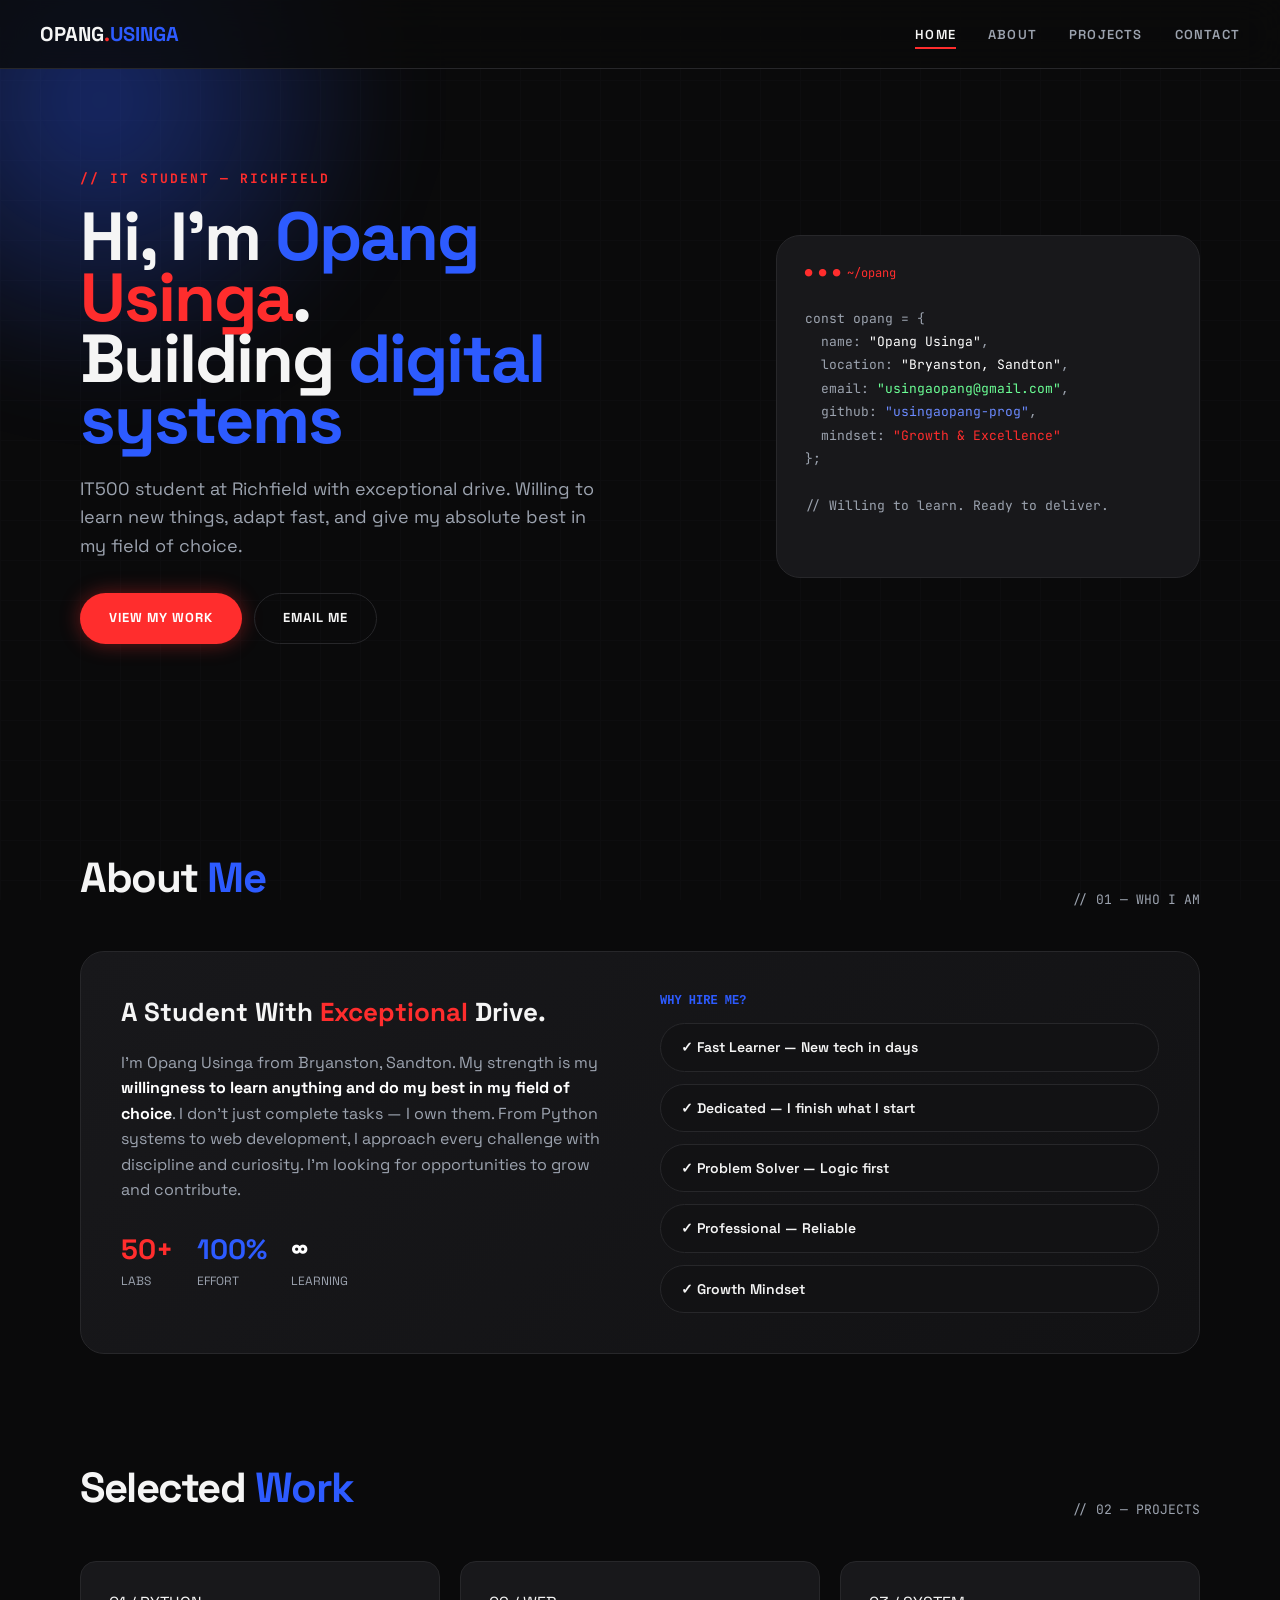
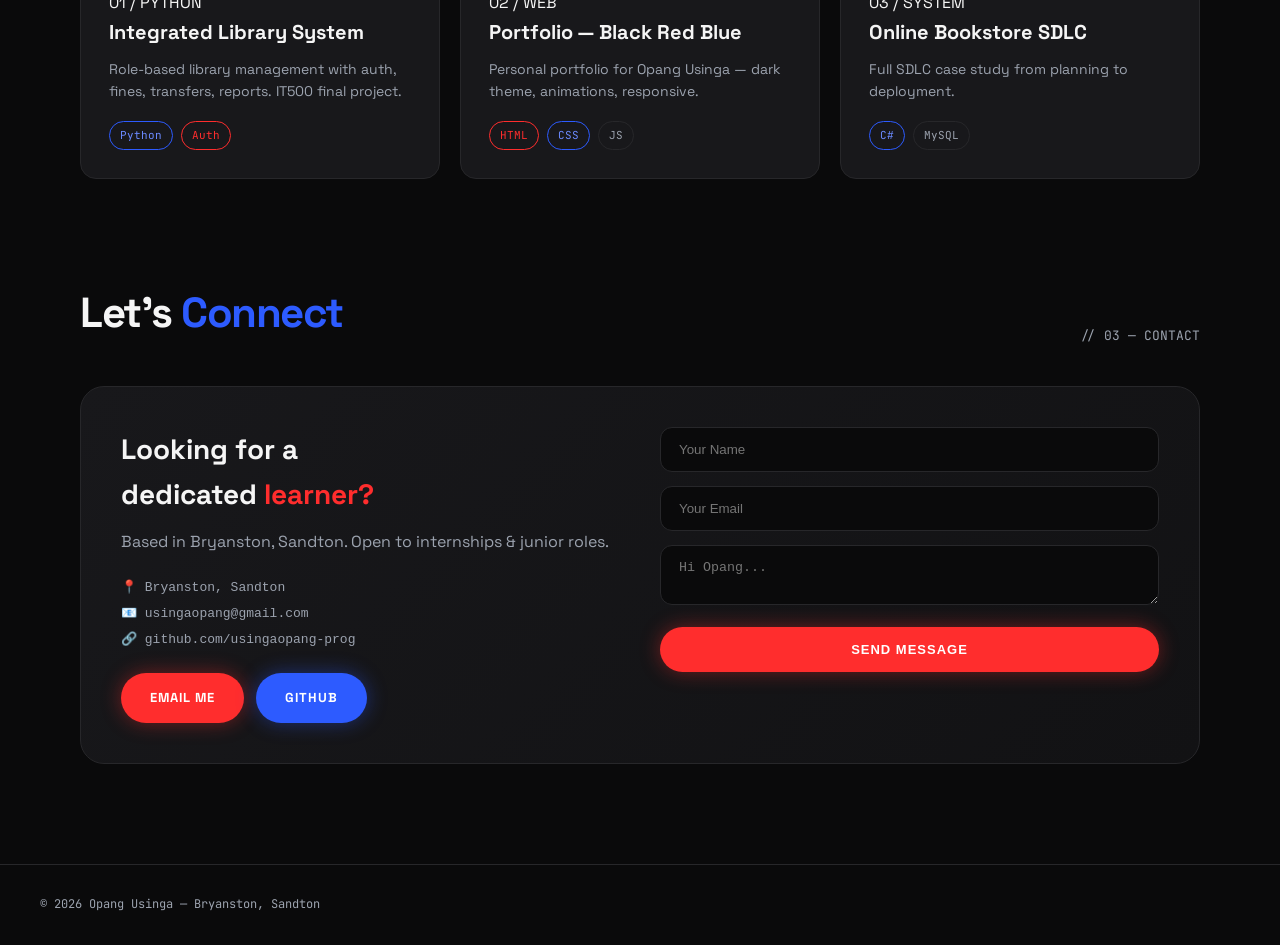
<file: index.html>
<!DOCTYPE html>
<html lang='en'>
<head>
<meta charset='UTF-8'>
<meta name='viewport' content='width=device-width, initial-scale=1.0'>
<title>Opang Usinga | Portfolio - Bryanston Sandton</title>
<style>
@import url('https://fonts.googleapis.com/css2?family=Space+Grotesk:wght@400;600;700&family=JetBrains+Mono:wght@400;600&display=swap');
:root{--black:#0A0A0B;--black-soft:#121214;--black-card:#18181B;--gray:#9CA3AF;--white:#F5F5F5;--red:#FF2D2D;--red-glow:rgba(255,45,45,0.4);--blue:#2D5BFF;--blue-glow:rgba(45,91,255,0.4);--blue-light:#6B8AFF;--border:#27272A;--radius:16px;}
*{margin:0;padding:0;box-sizing:border-box;}html{scroll-behavior:smooth;}
body{font-family:'Space Grotesk',sans-serif;background:var(--black);color:var(--white);line-height:1.6;overflow-x:hidden;}
body::before{content:"";position:fixed;inset:0;background-image:linear-gradient(var(--border) 1px,transparent 1px),linear-gradient(90deg,var(--border) 1px,transparent 1px);background-size:40px 40px;opacity:0.15;z-index:-2;}
body::after{content:"";position:fixed;width:600px;height:600px;background:radial-gradient(circle,var(--blue-glow) 0%,transparent 70%);top:-200px;left:-200px;z-index:-1;filter:blur(40px);}
::selection{background:var(--red);color:white;}
nav{position:sticky;top:0;z-index:50;backdrop-filter:blur(20px);background:rgba(10,10,11,0.8);border-bottom:1px solid var(--border);padding:18px 40px;display:flex;justify-content:space-between;align-items:center;}
.logo{font-weight:700;font-size:20px;}.logo span{color:var(--red);}.logo b{color:var(--blue);}
nav ul{display:flex;gap:32px;list-style:none;}nav a{color:var(--gray);text-decoration:none;font-size:13px;font-weight:600;text-transform:uppercase;letter-spacing:1.2px;transition:0.2s;}nav a:hover,nav a.active{color:var(--white);}nav a.active{border-bottom:2px solid var(--red);padding-bottom:4px;}
.hero{max-width:1200px;margin:0 auto;padding:100px 40px;display:grid;grid-template-columns:1.2fr 0.8fr;gap:60px;align-items:center;}
.hero h4{font-family:'JetBrains Mono',monospace;color:var(--red);font-size:13px;letter-spacing:2px;text-transform:uppercase;margin-bottom:16px;}
.hero h1{font-size:clamp(40px,7vw,68px);line-height:0.9;font-weight:700;letter-spacing:-2px;}
.hero p{color:var(--gray);font-size:18px;margin:24px 0 32px;max-width:520px;}
.btn{display:inline-block;padding:14px 28px;border-radius:100px;font-weight:700;font-size:13px;text-transform:uppercase;letter-spacing:1px;text-decoration:none;cursor:pointer;transition:0.25s;border:1px solid transparent;}
.btn-red{background:var(--red);color:white;box-shadow:0 0 20px var(--red-glow);}.btn-red:hover{background:#ff4545;transform:translateY(-2px);}
.btn-blue{background:var(--blue);color:white;box-shadow:0 0 20px var(--blue-glow);}.btn-blue:hover{background:#4a71ff;transform:translateY(-2px);}
.btn-ghost{background:transparent;border-color:var(--border);color:var(--white);}.btn-ghost:hover{border-color:var(--white);background:var(--white);color:var(--black);}
.btn-group{display:flex;gap:12px;flex-wrap:wrap;}
section{max-width:1200px;margin:100px auto;padding:0 40px;}.section-head{display:flex;justify-content:space-between;align-items:end;margin-bottom:40px;}.section-head h2{font-size:42px;letter-spacing:-1.5px;}.section-head h2 span{color:var(--blue);}.section-head p{color:var(--gray);font-family:'JetBrains Mono',monospace;font-size:13px;}
.grid{display:grid;grid-template-columns:repeat(auto-fit,minmax(320px,1fr));gap:20px;}
.card{background:var(--black-card);border:1px solid var(--border);border-radius:16px;padding:28px;transition:0.3s;position:relative;overflow:hidden;}
.card::before{content:"";position:absolute;top:0;left:0;width:100%;height:1px;background:linear-gradient(90deg,var(--red),var(--blue));opacity:0;transition:0.3s;}.card:hover{border-color:#3f3f46;transform:translateY(-4px);}.card:hover::before{opacity:1;}
.card h3{font-size:20px;margin-bottom:10px;}.card p{color:var(--gray);font-size:14px;}.card.number{font-family:'JetBrains Mono',monospace;color:var(--red);font-size:12px;margin-bottom:16px;display:block;}
.tags{display:flex;gap:8px;margin-top:18px;flex-wrap:wrap;}.tag{font-family:'JetBrains Mono',monospace;font-size:11px;padding:5px 10px;border-radius:100px;border:1px solid var(--border);color:var(--gray);}.tag.blue{border-color:var(--blue);color:var(--blue-light);}.tag.red{border-color:var(--red);color:var(--red);}
.skills{display:flex;flex-wrap:wrap;gap:10px;}.skill{background:var(--black-soft);border:1px solid var(--border);padding:12px 20px;border-radius:100px;font-size:14px;font-weight:600;transition:0.2s;}.skill:hover{background:var(--white);color:var(--black);}
.contact-box{background:linear-gradient(135deg,var(--black-card),var(--black-soft));border:1px solid var(--border);border-radius:24px;padding:40px;display:grid;grid-template-columns:1fr 1fr;gap:40px;}
.contact-input{width:100%;background:var(--black);border:1px solid var(--border);color:var(--white);padding:14px 18px;border-radius:12px;outline:none;margin-bottom:14px;}.contact-input:focus{border-color:var(--blue);box-shadow:0 0 0 3px var(--blue-glow);}
footer{border-top:1px solid var(--border);padding:30px 40px;display:flex;justify-content:space-between;color:var(--gray);font-family:'JetBrains Mono',monospace;font-size:12px;}
@media(max-width:800px){.hero{grid-template-columns:1fr;padding:60px 24px;}section{padding:0 24px;}.contact-box{grid-template-columns:1fr;}nav ul{display:none;}}
</style>
</head>
<body>

<nav>
  <div class="logo">OPANG<span>.</span><b>USINGA</b></div>
  <ul>
    <li><a href="#home" class="active">Home</a></li>
    <li><a href="#about">About</a></li>
    <li><a href="#projects">Projects</a></li>
    <li><a href="#contact">Contact</a></li>
  </ul>
</nav>

<section class="hero" id="home">
  <div>
    <h4>// IT Student — Richfield</h4>
    <h1>Hi, I'm <span style="color:#2D5BFF">Opang</span> <span style="color:#FF2D2D">Usinga</span>.<br>Building <span class="typing" style="color:#2D5BFF">digital systems.</span></h1>
    <p>IT500 student at Richfield with exceptional drive. Willing to learn new things, adapt fast, and give my absolute best in my field of choice.</p>
    <div class="btn-group">
      <a href="#projects" class="btn btn-red">View My Work</a>
      <a href="mailto:usingaopang@gmail.com" class="btn btn-ghost">Email Me</a>
    </div>
  </div>
  <div style="background:#18181B;border:1px solid #27272A;border-radius:24px;padding:28px;font-family:'JetBrains Mono',monospace;">
    <div style="color:#FF2D2D;font-size:12px;margin-bottom:12px;">● ● ● ~/opang</div>
    <p style="color:#9CA3AF;font-size:13px;line-height:1.8;">
      const opang = {<br>
      &nbsp;&nbsp;name: <span style="color:#FFF;">"Opang Usinga"</span>,<br>
      &nbsp;&nbsp;location: <span style="color:#FFF;">"Bryanston, Sandton"</span>,<br>
      &nbsp;&nbsp;email: <span style="color:#6BFF95;">"usingaopang@gmail.com"</span>,<br>
      &nbsp;&nbsp;github: <span style="color:#6B8AFF;">"usingaopang-prog"</span>,<br>
      &nbsp;&nbsp;mindset: <span style="color:#FF2D2D;">"Growth & Excellence"</span><br>
      };<br><br>
      // Willing to learn. Ready to deliver.
    </p>
  </div>
</section>

<section id="about">
  <div class="section-head"><h2>About <span>Me</span></h2><p>// 01 — WHO I AM</p></div>
  <div class="contact-box">
    <div>
      <h3 style="font-size:26px;margin-bottom:16px;">A Student With <span style="color:#FF2D2D">Exceptional</span> Drive.</h3>
      <p style="color:#9CA3AF;">I'm Opang Usinga from Bryanston, Sandton. My strength is my <strong style="color:white;">willingness to learn anything and do my best in my field of choice</strong>. I don't just complete tasks — I own them. From Python systems to web development, I approach every challenge with discipline and curiosity. I'm looking for opportunities to grow and contribute.</p>
      <div style="margin-top:24px;display:flex;gap:24px;"><div><h4 style="color:#FF2D2D;font-size:28px;">50+</h4><p style="font-size:12px;color:#9CA3AF;">LABS</p></div><div><h4 style="color:#2D5BFF;font-size:28px;">100%</h4><p style="font-size:12px;color:#9CA3AF;">EFFORT</p></div><div><h4 style="color:white;font-size:28px;">∞</h4><p style="font-size:12px;color:#9CA3AF;">LEARNING</p></div></div>
    </div>
    <div><h4 style="font-family:monospace;color:#2D5BFF;font-size:12px;margin-bottom:12px;">WHY HIRE ME?</h4><ul style="list-style:none;display:flex;flex-direction:column;gap:12px;"><li class="skill">✓ Fast Learner — New tech in days</li><li class="skill">✓ Dedicated — I finish what I start</li><li class="skill">✓ Problem Solver — Logic first</li><li class="skill">✓ Professional — Reliable</li><li class="skill">✓ Growth Mindset</li></ul></div>
  </div>
</section>

<section id="projects">
  <div class="section-head"><h2>Selected <span>Work</span></h2><p>// 02 — PROJECTS</p></div>
  <div class="grid">
    <div class="card"><span class="number">01 / PYTHON</span><h3>Integrated Library System</h3><p>Role-based library management with auth, fines, transfers, reports. IT500 final project.</p><div class="tags"><span class="tag blue">Python</span><span class="tag red">Auth</span></div></div>
    <div class="card"><span class="number">02 / WEB</span><h3>Portfolio — Black Red Blue</h3><p>Personal portfolio for Opang Usinga — dark theme, animations, responsive.</p><div class="tags"><span class="tag red">HTML</span><span class="tag blue">CSS</span><span class="tag">JS</span></div></div>
    <div class="card"><span class="number">03 / SYSTEM</span><h3>Online Bookstore SDLC</h3><p>Full SDLC case study from planning to deployment.</p><div class="tags"><span class="tag blue">C#</span><span class="tag">MySQL</span></div></div>
  </div>
</section>

<section id="contact">
  <div class="section-head"><h2>Let's <span>Connect</span></h2><p>// 03 — CONTACT</p></div>
  <div class="contact-box">
    <div><h3 style="font-size:28px;">Looking for a<br>dedicated <span style="color:#FF2D2D">learner?</span></h3><p style="color:#9CA3AF;margin-top:12px;">Based in Bryanston, Sandton. Open to internships & junior roles.</p><div style="margin-top:20px;font-family:monospace;font-size:13px;color:#9CA3AF;line-height:2;"><p>📍 Bryanston, Sandton</p><p>📧 usingaopang@gmail.com</p><p>🔗 github.com/usingaopang-prog</p></div><div style="margin-top:20px;" class="btn-group"><a href="mailto:usingaopang@gmail.com" class="btn btn-red">Email Me</a><a href="https://github.com/usingaopang-prog" target="_blank" class="btn btn-blue">GitHub</a></div></div>
    <form id="contactForm"><input class="contact-input" name="name" placeholder="Your Name"/><input class="contact-input" name="email" placeholder="Your Email"/><textarea class="contact-input" name="message" placeholder="Hi Opang..."></textarea><button class="btn btn-red" style="width:100%">Send Message</button></form>
  </div>
</section>

<footer><div>© 2026 Opang Usinga — Bryanston, Sandton</div></footer>

<script>
const typingText=["digital systems.","web experiences.","clean code."];let textIndex=0,charIndex=0,isDeleting=false;const typingElement=document.querySelector(".typing");function typeLoop(){if(!typingElement)return;const cur=typingText[textIndex];typingElement.textContent=isDeleting?cur.substring(0,charIndex--):cur.substring(0,charIndex++);let s=isDeleting?40:90;if(!isDeleting&&charIndex===cur.length){s=1800;isDeleting=true;}else if(isDeleting&&charIndex===0){isDeleting=false;textIndex=(textIndex+1)%typingText.length;s=500;}setTimeout(typeLoop,s);}
const sections=document.querySelectorAll("section[id]"),navLinks=document.querySelectorAll("nav ul a");
window.addEventListener("scroll",()=>{let cur="";sections.forEach(sec=>{if(window.scrollY>=sec.offsetTop-120)cur=sec.getAttribute("id");});navLinks.forEach(l=>{l.classList.remove("active");if(l.getAttribute("href")==`#${cur}`)l.classList.add("active");});});
const obs=new IntersectionObserver(es=>{es.forEach(e=>{if(e.isIntersecting){e.target.style.opacity="1";e.target.style.transform="translateY(0)";}});},{threshold:0.15});
document.querySelectorAll(".card,.skill,.contact-box,.section-head").forEach(el=>{el.style.opacity="0";el.style.transform="translateY(24px)";el.style.transition="all 0.6s ease-out";obs.observe(el);});
const form=document.querySelector("#contactForm");
if(form){form.addEventListener("submit",e=>{e.preventDefault();const n=form.querySelector("input[name='name']").value.trim(),em=form.querySelector("input[name='email']").value.trim(),m=form.querySelector("textarea[name='message']").value.trim();if(!n||!em||!m){showToast("Fill all fields","red");return;}const btn=form.querySelector("button"),orig=btn.textContent;btn.textContent="Sending...";btn.disabled=true;setTimeout(()=>{btn.textContent="Sent ✓";showToast("Message sent!","blue");form.reset();setTimeout(()=>{btn.textContent=orig;btn.disabled=false;},2000);},1200);});}
function showToast(msg,color="red"){let t=document.createElement("div");t.textContent=msg;t.style.cssText=`position:fixed;bottom:24px;right:24px;z-index:999;background:${color==="red"?"#FF2D2D":"#2D5BFF"};color:white;padding:14px 22px;border-radius:100px;font-weight:700;font-size:13px;box-shadow:0 10px 30px rgba(0,0,0,0.5);transform:translateY(20px);opacity:0;transition:0.3s;`;document.body.appendChild(t);setTimeout(()=>{t.style.transform="translateY(0)";t.style.opacity="1";},10);setTimeout(()=>{t.style.opacity="0";setTimeout(()=>t.remove(),300);},3000);}
document.addEventListener("DOMContentLoaded",()=>{typeLoop();});
</script>
</body>
</html>
</file>
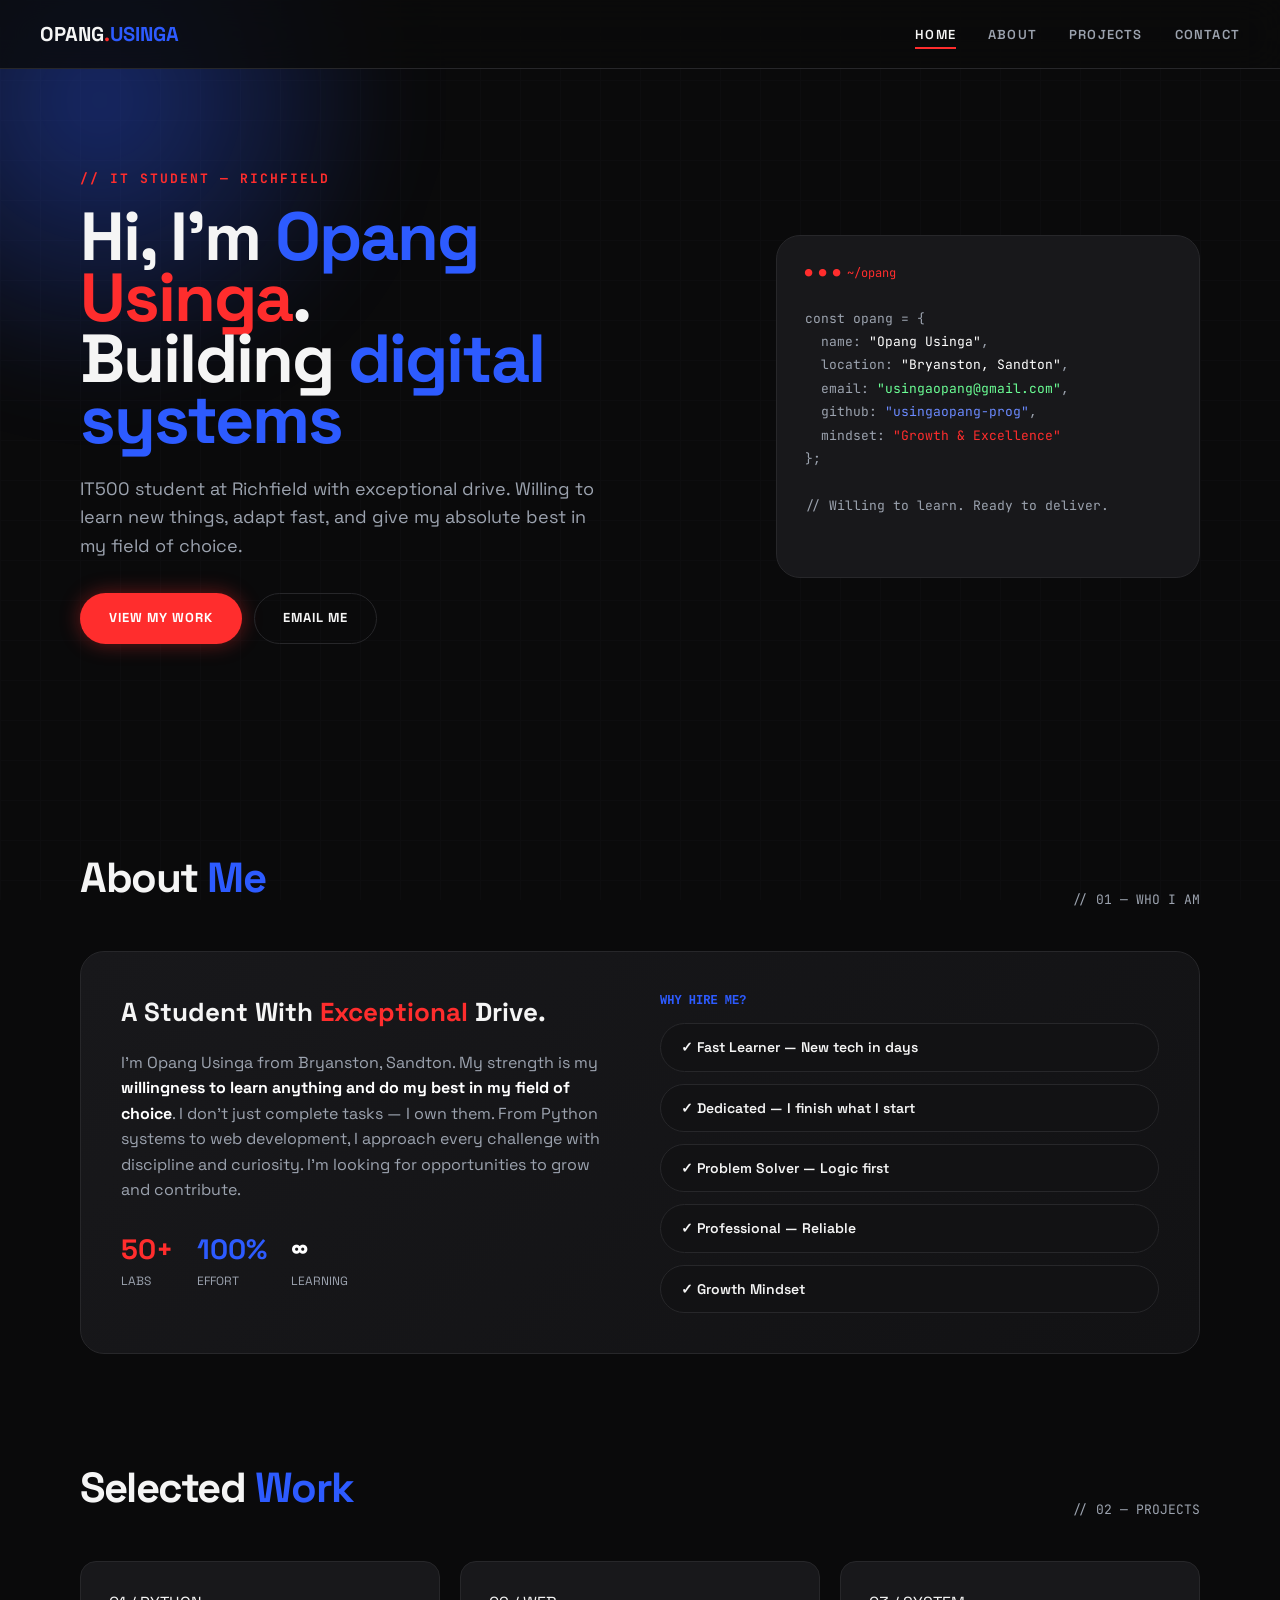
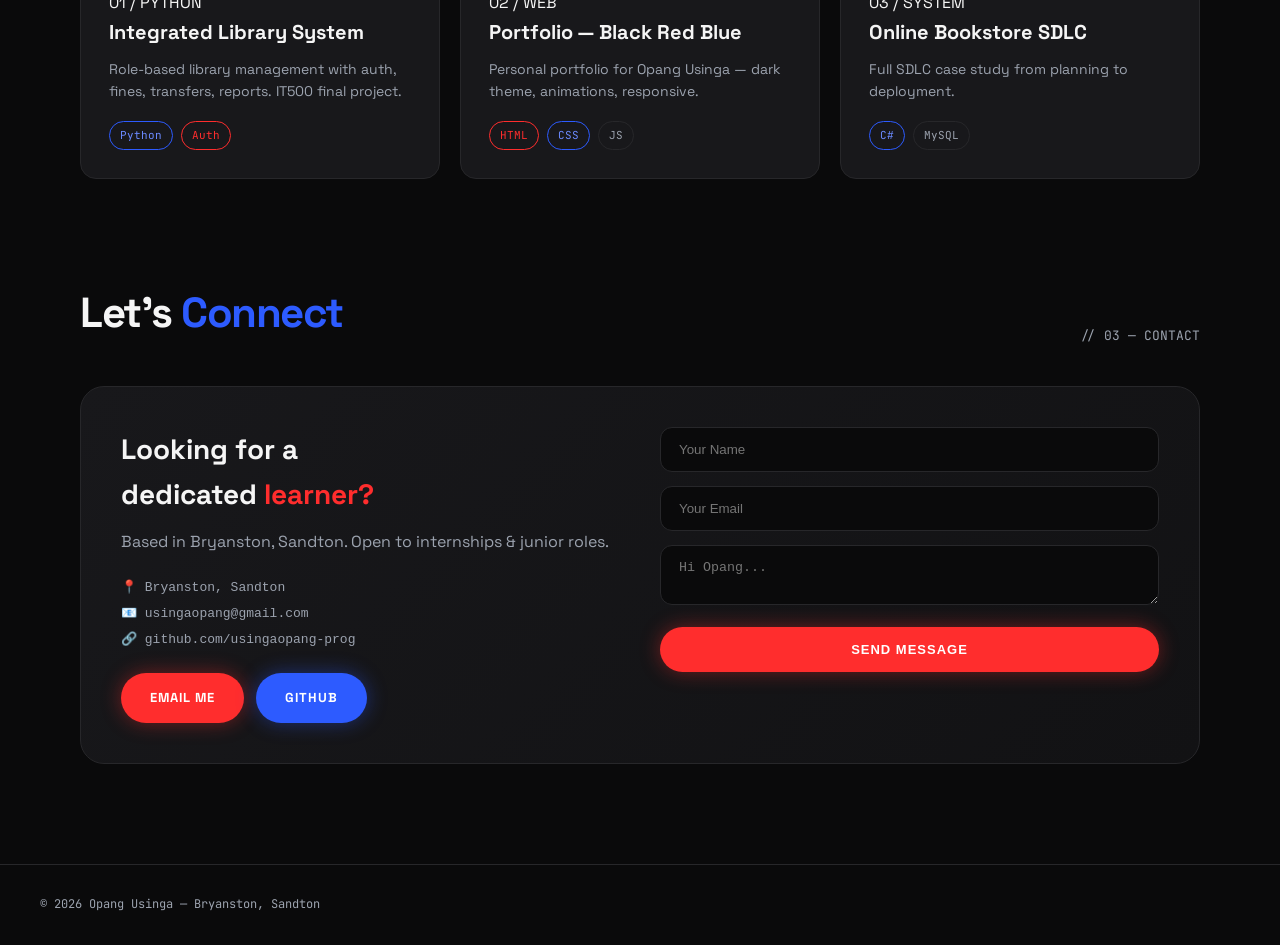
<file: Opang Usinga's Potifolio.html>
<!DOCTYPE html>
<html lang='en'>
<head>
<meta charset='UTF-8'>
<meta name='viewport' content='width=device-width, initial-scale=1.0'>
<title>Opang Usinga | Portfolio - Bryanston Sandton</title>
<style>
@import url('https://fonts.googleapis.com/css2?family=Space+Grotesk:wght@400;600;700&family=JetBrains+Mono:wght@400;600&display=swap');
:root{--black:#0A0A0B;--black-soft:#121214;--black-card:#18181B;--gray:#9CA3AF;--white:#F5F5F5;--red:#FF2D2D;--red-glow:rgba(255,45,45,0.4);--blue:#2D5BFF;--blue-glow:rgba(45,91,255,0.4);--blue-light:#6B8AFF;--border:#27272A;--radius:16px;}
*{margin:0;padding:0;box-sizing:border-box;}html{scroll-behavior:smooth;}
body{font-family:'Space Grotesk',sans-serif;background:var(--black);color:var(--white);line-height:1.6;overflow-x:hidden;}
body::before{content:"";position:fixed;inset:0;background-image:linear-gradient(var(--border) 1px,transparent 1px),linear-gradient(90deg,var(--border) 1px,transparent 1px);background-size:40px 40px;opacity:0.15;z-index:-2;}
body::after{content:"";position:fixed;width:600px;height:600px;background:radial-gradient(circle,var(--blue-glow) 0%,transparent 70%);top:-200px;left:-200px;z-index:-1;filter:blur(40px);}
::selection{background:var(--red);color:white;}
nav{position:sticky;top:0;z-index:50;backdrop-filter:blur(20px);background:rgba(10,10,11,0.8);border-bottom:1px solid var(--border);padding:18px 40px;display:flex;justify-content:space-between;align-items:center;}
.logo{font-weight:700;font-size:20px;}.logo span{color:var(--red);}.logo b{color:var(--blue);}
nav ul{display:flex;gap:32px;list-style:none;}nav a{color:var(--gray);text-decoration:none;font-size:13px;font-weight:600;text-transform:uppercase;letter-spacing:1.2px;transition:0.2s;}nav a:hover,nav a.active{color:var(--white);}nav a.active{border-bottom:2px solid var(--red);padding-bottom:4px;}
.hero{max-width:1200px;margin:0 auto;padding:100px 40px;display:grid;grid-template-columns:1.2fr 0.8fr;gap:60px;align-items:center;}
.hero h4{font-family:'JetBrains Mono',monospace;color:var(--red);font-size:13px;letter-spacing:2px;text-transform:uppercase;margin-bottom:16px;}
.hero h1{font-size:clamp(40px,7vw,68px);line-height:0.9;font-weight:700;letter-spacing:-2px;}
.hero p{color:var(--gray);font-size:18px;margin:24px 0 32px;max-width:520px;}
.btn{display:inline-block;padding:14px 28px;border-radius:100px;font-weight:700;font-size:13px;text-transform:uppercase;letter-spacing:1px;text-decoration:none;cursor:pointer;transition:0.25s;border:1px solid transparent;}
.btn-red{background:var(--red);color:white;box-shadow:0 0 20px var(--red-glow);}.btn-red:hover{background:#ff4545;transform:translateY(-2px);}
.btn-blue{background:var(--blue);color:white;box-shadow:0 0 20px var(--blue-glow);}.btn-blue:hover{background:#4a71ff;transform:translateY(-2px);}
.btn-ghost{background:transparent;border-color:var(--border);color:var(--white);}.btn-ghost:hover{border-color:var(--white);background:var(--white);color:var(--black);}
.btn-group{display:flex;gap:12px;flex-wrap:wrap;}
section{max-width:1200px;margin:100px auto;padding:0 40px;}.section-head{display:flex;justify-content:space-between;align-items:end;margin-bottom:40px;}.section-head h2{font-size:42px;letter-spacing:-1.5px;}.section-head h2 span{color:var(--blue);}.section-head p{color:var(--gray);font-family:'JetBrains Mono',monospace;font-size:13px;}
.grid{display:grid;grid-template-columns:repeat(auto-fit,minmax(320px,1fr));gap:20px;}
.card{background:var(--black-card);border:1px solid var(--border);border-radius:16px;padding:28px;transition:0.3s;position:relative;overflow:hidden;}
.card::before{content:"";position:absolute;top:0;left:0;width:100%;height:1px;background:linear-gradient(90deg,var(--red),var(--blue));opacity:0;transition:0.3s;}.card:hover{border-color:#3f3f46;transform:translateY(-4px);}.card:hover::before{opacity:1;}
.card h3{font-size:20px;margin-bottom:10px;}.card p{color:var(--gray);font-size:14px;}.card.number{font-family:'JetBrains Mono',monospace;color:var(--red);font-size:12px;margin-bottom:16px;display:block;}
.tags{display:flex;gap:8px;margin-top:18px;flex-wrap:wrap;}.tag{font-family:'JetBrains Mono',monospace;font-size:11px;padding:5px 10px;border-radius:100px;border:1px solid var(--border);color:var(--gray);}.tag.blue{border-color:var(--blue);color:var(--blue-light);}.tag.red{border-color:var(--red);color:var(--red);}
.skills{display:flex;flex-wrap:wrap;gap:10px;}.skill{background:var(--black-soft);border:1px solid var(--border);padding:12px 20px;border-radius:100px;font-size:14px;font-weight:600;transition:0.2s;}.skill:hover{background:var(--white);color:var(--black);}
.contact-box{background:linear-gradient(135deg,var(--black-card),var(--black-soft));border:1px solid var(--border);border-radius:24px;padding:40px;display:grid;grid-template-columns:1fr 1fr;gap:40px;}
.contact-input{width:100%;background:var(--black);border:1px solid var(--border);color:var(--white);padding:14px 18px;border-radius:12px;outline:none;margin-bottom:14px;}.contact-input:focus{border-color:var(--blue);box-shadow:0 0 0 3px var(--blue-glow);}
footer{border-top:1px solid var(--border);padding:30px 40px;display:flex;justify-content:space-between;color:var(--gray);font-family:'JetBrains Mono',monospace;font-size:12px;}
@media(max-width:800px){.hero{grid-template-columns:1fr;padding:60px 24px;}section{padding:0 24px;}.contact-box{grid-template-columns:1fr;}nav ul{display:none;}}
</style>
</head>
<body>

<nav>
  <div class="logo">OPANG<span>.</span><b>USINGA</b></div>
  <ul>
    <li><a href="#home" class="active">Home</a></li>
    <li><a href="#about">About</a></li>
    <li><a href="#projects">Projects</a></li>
    <li><a href="#contact">Contact</a></li>
  </ul>
</nav>

<section class="hero" id="home">
  <div>
    <h4>// IT Student — Richfield</h4>
    <h1>Hi, I'm <span style="color:#2D5BFF">Opang</span> <span style="color:#FF2D2D">Usinga</span>.<br>Building <span class="typing" style="color:#2D5BFF">digital systems.</span></h1>
    <p>IT500 student at Richfield with exceptional drive. Willing to learn new things, adapt fast, and give my absolute best in my field of choice.</p>
    <div class="btn-group">
      <a href="#projects" class="btn btn-red">View My Work</a>
      <a href="mailto:usingaopang@gmail.com" class="btn btn-ghost">Email Me</a>
    </div>
  </div>
  <div style="background:#18181B;border:1px solid #27272A;border-radius:24px;padding:28px;font-family:'JetBrains Mono',monospace;">
    <div style="color:#FF2D2D;font-size:12px;margin-bottom:12px;">● ● ● ~/opang</div>
    <p style="color:#9CA3AF;font-size:13px;line-height:1.8;">
      const opang = {<br>
      &nbsp;&nbsp;name: <span style="color:#FFF;">"Opang Usinga"</span>,<br>
      &nbsp;&nbsp;location: <span style="color:#FFF;">"Bryanston, Sandton"</span>,<br>
      &nbsp;&nbsp;email: <span style="color:#6BFF95;">"usingaopang@gmail.com"</span>,<br>
      &nbsp;&nbsp;github: <span style="color:#6B8AFF;">"usingaopang-prog"</span>,<br>
      &nbsp;&nbsp;mindset: <span style="color:#FF2D2D;">"Growth & Excellence"</span><br>
      };<br><br>
      // Willing to learn. Ready to deliver.
    </p>
  </div>
</section>

<section id="about">
  <div class="section-head"><h2>About <span>Me</span></h2><p>// 01 — WHO I AM</p></div>
  <div class="contact-box">
    <div>
      <h3 style="font-size:26px;margin-bottom:16px;">A Student With <span style="color:#FF2D2D">Exceptional</span> Drive.</h3>
      <p style="color:#9CA3AF;">I'm Opang Usinga from Bryanston, Sandton. My strength is my <strong style="color:white;">willingness to learn anything and do my best in my field of choice</strong>. I don't just complete tasks — I own them. From Python systems to web development, I approach every challenge with discipline and curiosity. I'm looking for opportunities to grow and contribute.</p>
      <div style="margin-top:24px;display:flex;gap:24px;"><div><h4 style="color:#FF2D2D;font-size:28px;">50+</h4><p style="font-size:12px;color:#9CA3AF;">LABS</p></div><div><h4 style="color:#2D5BFF;font-size:28px;">100%</h4><p style="font-size:12px;color:#9CA3AF;">EFFORT</p></div><div><h4 style="color:white;font-size:28px;">∞</h4><p style="font-size:12px;color:#9CA3AF;">LEARNING</p></div></div>
    </div>
    <div><h4 style="font-family:monospace;color:#2D5BFF;font-size:12px;margin-bottom:12px;">WHY HIRE ME?</h4><ul style="list-style:none;display:flex;flex-direction:column;gap:12px;"><li class="skill">✓ Fast Learner — New tech in days</li><li class="skill">✓ Dedicated — I finish what I start</li><li class="skill">✓ Problem Solver — Logic first</li><li class="skill">✓ Professional — Reliable</li><li class="skill">✓ Growth Mindset</li></ul></div>
  </div>
</section>

<section id="projects">
  <div class="section-head"><h2>Selected <span>Work</span></h2><p>// 02 — PROJECTS</p></div>
  <div class="grid">
    <div class="card"><span class="number">01 / PYTHON</span><h3>Integrated Library System</h3><p>Role-based library management with auth, fines, transfers, reports. IT500 final project.</p><div class="tags"><span class="tag blue">Python</span><span class="tag red">Auth</span></div></div>
    <div class="card"><span class="number">02 / WEB</span><h3>Portfolio — Black Red Blue</h3><p>Personal portfolio for Opang Usinga — dark theme, animations, responsive.</p><div class="tags"><span class="tag red">HTML</span><span class="tag blue">CSS</span><span class="tag">JS</span></div></div>
    <div class="card"><span class="number">03 / SYSTEM</span><h3>Online Bookstore SDLC</h3><p>Full SDLC case study from planning to deployment.</p><div class="tags"><span class="tag blue">C#</span><span class="tag">MySQL</span></div></div>
  </div>
</section>

<section id="contact">
  <div class="section-head"><h2>Let's <span>Connect</span></h2><p>// 03 — CONTACT</p></div>
  <div class="contact-box">
    <div><h3 style="font-size:28px;">Looking for a<br>dedicated <span style="color:#FF2D2D">learner?</span></h3><p style="color:#9CA3AF;margin-top:12px;">Based in Bryanston, Sandton. Open to internships & junior roles.</p><div style="margin-top:20px;font-family:monospace;font-size:13px;color:#9CA3AF;line-height:2;"><p>📍 Bryanston, Sandton</p><p>📧 usingaopang@gmail.com</p><p>🔗 github.com/usingaopang-prog</p></div><div style="margin-top:20px;" class="btn-group"><a href="mailto:usingaopang@gmail.com" class="btn btn-red">Email Me</a><a href="https://github.com/usingaopang-prog" target="_blank" class="btn btn-blue">GitHub</a></div></div>
    <form id="contactForm"><input class="contact-input" name="name" placeholder="Your Name"/><input class="contact-input" name="email" placeholder="Your Email"/><textarea class="contact-input" name="message" placeholder="Hi Opang..."></textarea><button class="btn btn-red" style="width:100%">Send Message</button></form>
  </div>
</section>

<footer><div>© 2026 Opang Usinga — Bryanston, Sandton</div></footer>

<script>
const typingText=["digital systems.","web experiences.","clean code."];let textIndex=0,charIndex=0,isDeleting=false;const typingElement=document.querySelector(".typing");function typeLoop(){if(!typingElement)return;const cur=typingText[textIndex];typingElement.textContent=isDeleting?cur.substring(0,charIndex--):cur.substring(0,charIndex++);let s=isDeleting?40:90;if(!isDeleting&&charIndex===cur.length){s=1800;isDeleting=true;}else if(isDeleting&&charIndex===0){isDeleting=false;textIndex=(textIndex+1)%typingText.length;s=500;}setTimeout(typeLoop,s);}
const sections=document.querySelectorAll("section[id]"),navLinks=document.querySelectorAll("nav ul a");
window.addEventListener("scroll",()=>{let cur="";sections.forEach(sec=>{if(window.scrollY>=sec.offsetTop-120)cur=sec.getAttribute("id");});navLinks.forEach(l=>{l.classList.remove("active");if(l.getAttribute("href")==`#${cur}`)l.classList.add("active");});});
const obs=new IntersectionObserver(es=>{es.forEach(e=>{if(e.isIntersecting){e.target.style.opacity="1";e.target.style.transform="translateY(0)";}});},{threshold:0.15});
document.querySelectorAll(".card,.skill,.contact-box,.section-head").forEach(el=>{el.style.opacity="0";el.style.transform="translateY(24px)";el.style.transition="all 0.6s ease-out";obs.observe(el);});
const form=document.querySelector("#contactForm");
if(form){form.addEventListener("submit",e=>{e.preventDefault();const n=form.querySelector("input[name='name']").value.trim(),em=form.querySelector("input[name='email']").value.trim(),m=form.querySelector("textarea[name='message']").value.trim();if(!n||!em||!m){showToast("Fill all fields","red");return;}const btn=form.querySelector("button"),orig=btn.textContent;btn.textContent="Sending...";btn.disabled=true;setTimeout(()=>{btn.textContent="Sent ✓";showToast("Message sent!","blue");form.reset();setTimeout(()=>{btn.textContent=orig;btn.disabled=false;},2000);},1200);});}
function showToast(msg,color="red"){let t=document.createElement("div");t.textContent=msg;t.style.cssText=`position:fixed;bottom:24px;right:24px;z-index:999;background:${color==="red"?"#FF2D2D":"#2D5BFF"};color:white;padding:14px 22px;border-radius:100px;font-weight:700;font-size:13px;box-shadow:0 10px 30px rgba(0,0,0,0.5);transform:translateY(20px);opacity:0;transition:0.3s;`;document.body.appendChild(t);setTimeout(()=>{t.style.transform="translateY(0)";t.style.opacity="1";},10);setTimeout(()=>{t.style.opacity="0";setTimeout(()=>t.remove(),300);},3000);}
document.addEventListener("DOMContentLoaded",()=>{typeLoop();});
</script>
</body>
</html>
</file>
